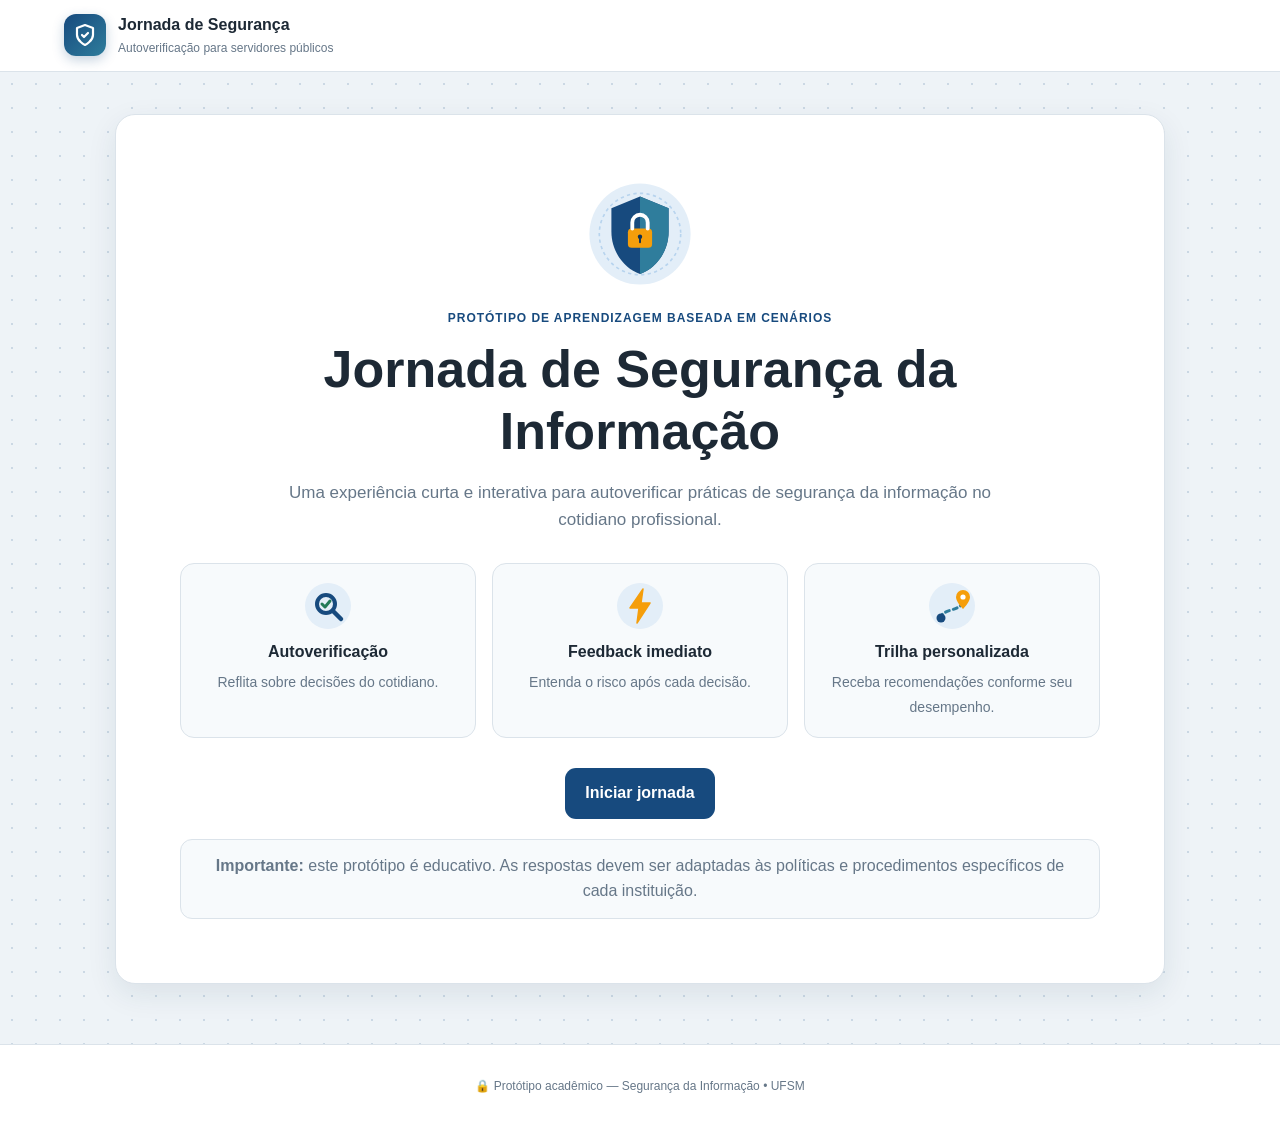
<file: index.html>
<!DOCTYPE html>
<html lang="pt-BR">
<head>
    <meta charset="UTF-8">
    <meta name="viewport" content="width=device-width, initial-scale=1.0">
    <meta name="description" content="Protótipo de roteiro gamificado para autoverificação de práticas de segurança da informação.">
    <title>Jornada de Segurança da Informação</title>
    <link rel="stylesheet" href="estilo.css">
</head>
<body>
    <header class="topbar">
        <div class="brand">
            <span class="brand-mark" aria-hidden="true">
                <svg width="24" height="24" viewBox="0 0 24 24" fill="none" stroke="currentColor" stroke-width="2.2" stroke-linecap="round" stroke-linejoin="round">
                    <path d="M12 22s8-4 8-10V5l-8-3-8 3v7c0 6 8 10 8 10z"/>
                    <path d="m9 12 2 2 4-4"/>
                </svg>
            </span>
            <div>
                <strong>Jornada de Segurança</strong>
                <small>Autoverificação para servidores públicos</small>
            </div>
        </div>
        <div id="progressArea" class="progress-area hidden">
            <span id="progressText">0%</span>
            <div class="progress-track">
                <div id="progressBar" class="progress-bar"></div>
            </div>
        </div>
    </header>

    <main id="app" class="app"></main>

    <footer class="footer">
        <p>🔒 Protótipo acadêmico — Segurança da Informação • UFSM</p>
    </footer>

    <script src="app.js"></script>
    <script src="ilustracoes.js"></script>
</body>
</html>
</file>
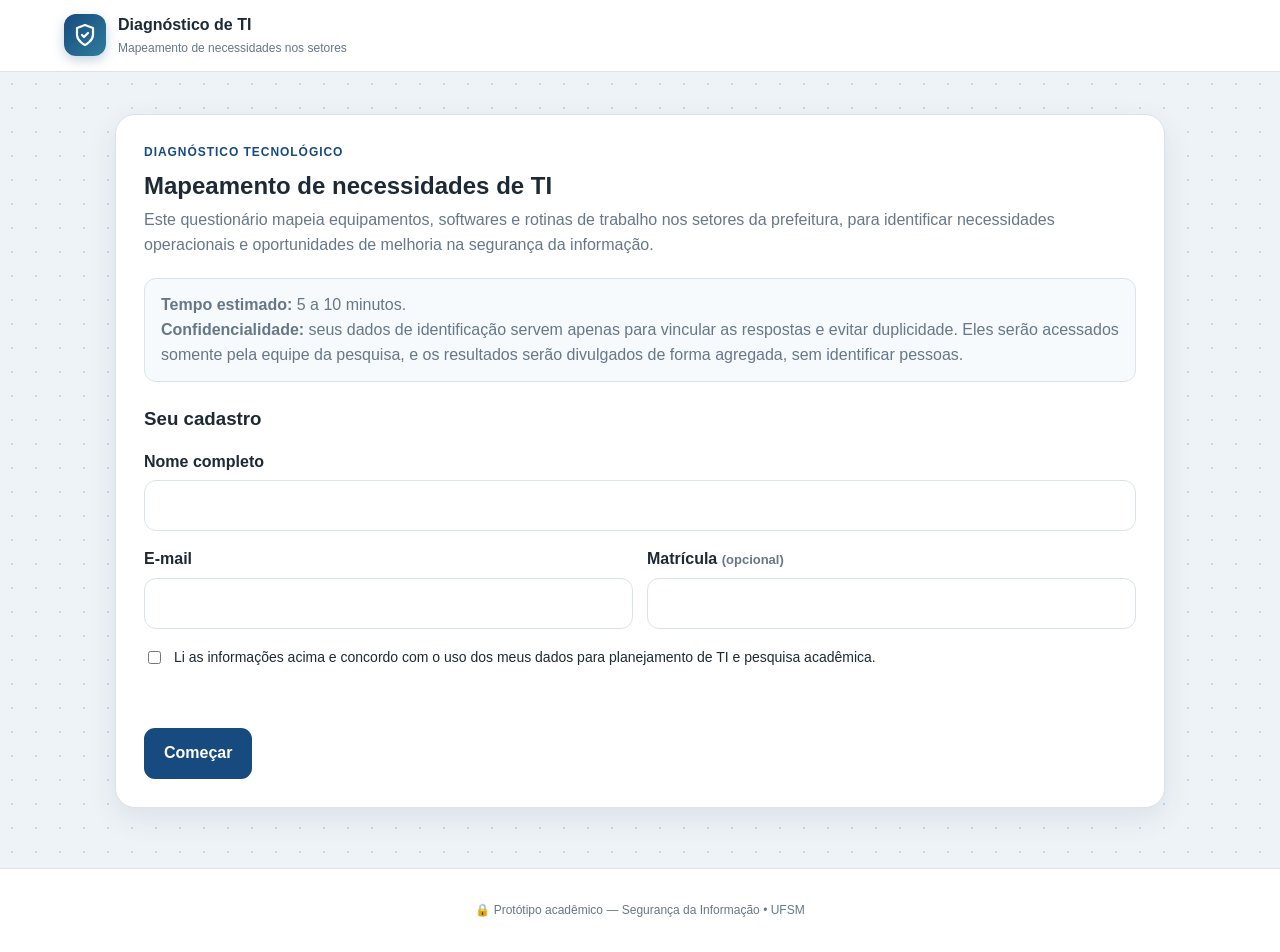
<file: diagnostico (1).html>
<!DOCTYPE html>
<html lang="pt-BR">
<head>
    <meta charset="UTF-8">
    <meta name="viewport" content="width=device-width, initial-scale=1.0">
    <meta name="description" content="Diagnóstico tecnológico e mapeamento de necessidades de TI para servidores municipais.">
    <title>Diagnóstico Tecnológico e Mapeamento de Necessidades de TI</title>
    <link rel="stylesheet" href="estilo.css">
    <style>
        .inp{width:100%;padding:12px 14px;border:1px solid var(--border);border-radius:12px;font:inherit;background:#fff;color:var(--text)}
        .inp:focus{outline:2px solid var(--secondary);outline-offset:1px}
        textarea.inp{resize:vertical}
        .outro{margin-top:10px}
        .campo{margin-top:16px}
        .campo label.rot{display:block;font-weight:700;margin-bottom:6px}
        .grid2{display:grid;grid-template-columns:1fr 1fr;gap:14px}
        .option-btn input{margin-right:8px}
        .erro{color:var(--danger);font-weight:700;min-height:1.5em;margin:14px 0 0}
        .consent{display:flex;gap:10px;align-items:flex-start;margin-top:18px;font-size:14px}
        .consent input{margin-top:4px}
        @media (max-width:760px){.grid2{grid-template-columns:1fr}}
    </style>
</head>
<body>
    <header class="topbar">
        <div class="brand">
            <span class="brand-mark" aria-hidden="true">
                <svg width="24" height="24" viewBox="0 0 24 24" fill="none" stroke="currentColor" stroke-width="2.2" stroke-linecap="round" stroke-linejoin="round">
                    <path d="M12 22s8-4 8-10V5l-8-3-8 3v7c0 6 8 10 8 10z"/>
                    <path d="m9 12 2 2 4-4"/>
                </svg>
            </span>
            <div>
                <strong>Diagnóstico de TI</strong>
                <small>Mapeamento de necessidades nos setores</small>
            </div>
        </div>
        <div id="progressArea" class="progress-area hidden">
            <span id="progressText">0%</span>
            <div class="progress-track"><div id="progressBar" class="progress-bar"></div></div>
        </div>
    </header>

    <main id="app" class="app"></main>

    <footer class="footer">
        <p>🔒 Protótipo acadêmico — Segurança da Informação • UFSM</p>
    </footer>

<script>
/* ============ CONFIGURAÇÃO ============
   Cole aqui a URL do aplicativo da Web do Google Apps Script (termina em /exec).
   Sem a URL, as respostas ficam salvas só no navegador (modo de teste). */
const ENDPOINT = "https://.../exec"; 
const MODULOS = [
 { t: "Módulo 1: Identificação e perfil operacional", campos: [
  { id: "setor", q: "Secretaria / Setor / Departamento", tipo: "text", req: 1 },
  { id: "cargo", q: "Função ou cargo do servidor", tipo: "text", req: 1 },
  { id: "criticidade", q: "Criticidade do setor: se o computador ficar indisponível por 24 horas, qual é o impacto no atendimento ou serviço público?", tipo: "radio", req: 1, op: [
    "Baixo|As tarefas podem ser adiadas sem prejuízo imediato.",
    "Médio|Causa atrasos, mas existem alternativas manuais temporárias.",
    "Alto|Interrompe serviços essenciais ao cidadão ou processos administrativos críticos."] }
 ]},
 { t: "Módulo 2: Inventário do equipamento e sistema operacional", campos: [
  { id: "equipamento", q: "Tipo de equipamento", tipo: "radio", req: 1, op: ["Desktop (computador de mesa)", "Portátil (notebook)"] },
  { id: "processador", q: "Processador (modelo aproximado)", tipo: "text" },
  { id: "ram", q: "Memória RAM", tipo: "radio", req: 1, op: ["2 GB a 4 GB", "8 GB", "16 GB ou mais", "Não sei"] },
  { id: "armazenamento_tipo", q: "Tipo de armazenamento", tipo: "radio", req: 1, op: ["HDD", "SSD", "Não sei"] },
  { id: "armazenamento_qtd", q: "Quantidade total de armazenamento", tipo: "radio", req: 1, op: ["256 GB", "512 GB", "1 TB ou mais", "Não sei"] },
  { id: "so", q: "Sistema operacional atual", tipo: "radio", req: 1, op: ["Windows 7 ou anterior", "Windows 10", "Windows 11", "Linux", "Outro / Não sei"], outro: ["Linux", "Se Linux, qual distribuição?"] },
  { id: "licenca_windows", q: "Status do licenciamento do Windows", tipo: "radio", req: 1, op: ["Licença original / ativada institucionalmente", "Sem licença original / não regularizada", "Mensagem de aviso de ativação na tela", "Não sei"] }
 ]},
 { t: "Módulo 3: Mapeamento de software e navegação web", campos: [
  { id: "softwares", q: "Softwares de gestão pública e legados: liste os programas ou sistemas indispensáveis para o seu trabalho diário (ex.: gestão financeira, tributária, emissão de documentos)", tipo: "area" },
  { id: "navegador", q: "Dependência de navegador: os sistemas internos ou portais que você usa funcionam no Mozilla Firefox ou exigem o Google Chrome?", tipo: "radio", req: 1, op: ["Funcionam perfeitamente no Mozilla Firefox", "Exigem exclusivamente o Google Chrome", "Não utilizei o Mozilla Firefox / Não sei avaliar"] },
  { id: "migracao_linux", q: "Viabilidade de migração para Linux: suas rotinas diárias dependem exclusivamente de programas do Windows (.exe) ou são, em sua maioria, baseadas em navegador e leitor de PDF?", tipo: "radio", req: 1, op: ["Dependência total de softwares específicos para Windows", "Trabalho 100% web/PDF (potencialmente compatível com Linux)"] }
 ]},
 { t: "Módulo 4: Permissões e segurança de acesso", campos: [
  { id: "admin_local", q: "Privilégios de administrador local: sua conta permite instalar programas sem pedir senha da TI?", tipo: "radio", req: 1, op: ["Sim, consigo instalar qualquer programa", "Não, é exigida senha de administrador", "Não sei"] },
  { id: "gestao_senhas", q: "Gestão de senhas: como você armazena as senhas dos sistemas que usa no dia a dia?", tipo: "radio", req: 1, op: ["Memorizadas / anotadas em papel", "Salvas automaticamente no navegador (Chrome/Firefox)", "Gerenciador de senhas (ex.: KeePassXC)"] }
 ]},
 { t: "Módulo 5: Percepção de risco e histórico de incidentes", campos: [
  { id: "incidentes", q: "Histórico de incidentes: você já presenciou ou suspeitou de algum problema de segurança no seu setor? (marque todos que se aplicam)", tipo: "check", req: 1, op: ["E-mails falsos/suspeitos com links (phishing)", "Arquivos bloqueados ou indisponíveis (suspeita de ransomware)", "Lentidão excessiva por programas não autorizados/vírus", "Perda acidental de documentos sem cópia de segurança", "Nenhum dos anteriores", "Outro"], outro: ["Outro", "Se outro, descreva"] },
  { id: "receio", q: "Principal receio operacional: qual a sua maior preocupação em relação ao uso do computador no trabalho?", tipo: "area" }
 ]}
];

const KEY = "diagTI", KEY_OK = "diagTI_enviado";
const $ = id => document.getElementById(id);
const esc = s => String(s == null ? "" : s).replace(/[&<>"']/g, c => ({ "&": "&amp;", "<": "&lt;", ">": "&gt;", '"': "&quot;", "'": "&#39;" }[c]));
let S = { etapa: 0, cad: {}, resp: {} };

try { const d = JSON.parse(localStorage.getItem(KEY)); if (d) S = d; } catch (e) {}
const salvar = () => { try { localStorage.setItem(KEY, JSON.stringify(S)); } catch (e) {} };

function progresso(p) {
    $("progressArea").classList.remove("hidden");
    $("progressBar").style.width = p + "%";
    $("progressText").textContent = Math.round(p) + "%";
}

/* ---------- Tela 0: apresentação + cadastro ---------- */
function telaCadastro() {
    $("progressArea").classList.add("hidden");
    const c = S.cad;
    $("app").innerHTML = `
    <section class="card">
        <div class="eyebrow">Diagnóstico tecnológico</div>
        <h1 class="section-title">Mapeamento de necessidades de TI</h1>
        <p class="section-subtitle">Este questionário mapeia equipamentos, softwares e rotinas de trabalho nos setores da prefeitura, para identificar necessidades operacionais e oportunidades de melhoria na segurança da informação.</p>
        <div class="notice"><strong>Tempo estimado:</strong> 5 a 10 minutos.<br>
        <strong>Confidencialidade:</strong> seus dados de identificação servem apenas para vincular as respostas e evitar duplicidade. Eles serão acessados somente pela equipe da pesquisa, e os resultados serão divulgados de forma agregada, sem identificar pessoas.</div>
        <h3 style="margin-top:26px">Seu cadastro</h3>
        <div class="campo"><label class="rot" for="c_nome">Nome completo</label><input class="inp" id="c_nome" autocomplete="name" value="${esc(c.nome)}"></div>
        <div class="grid2">
            <div class="campo"><label class="rot" for="c_email">E-mail</label><input class="inp" id="c_email" type="email" autocomplete="email" value="${esc(c.email)}"></div>
            <div class="campo"><label class="rot" for="c_mat">Matrícula <span class="small">(opcional)</span></label><input class="inp" id="c_mat" value="${esc(c.matricula)}"></div>
        </div>
        <label class="consent"><input type="checkbox" id="c_ok" ${c.ok ? "checked" : ""}> <span>Li as informações acima e concordo com o uso dos meus dados para planejamento de TI e pesquisa acadêmica.</span></label>
        <p class="erro" id="erro" role="alert"></p>
        <div class="button-row"><button class="btn btn-primary" onclick="iniciar()">Começar</button></div>
    </section>`;
}

function iniciar() {
    const c = { nome: $("c_nome").value.trim(), email: $("c_email").value.trim(), matricula: $("c_mat").value.trim(), ok: $("c_ok").checked };
    S.cad = c;
    if (c.nome.length < 3) return erro("Informe seu nome completo.");
    if (!/^\S+@\S+\.\S+$/.test(c.email)) return erro("Informe um e-mail válido.");
    if (!c.ok) return erro("Marque a caixa de concordância para continuar.");
    S.etapa = 1; salvar(); telaModulo();
}

/* ---------- Telas 1–5: módulos ---------- */
function campoHTML(f, n) {
    const v = S.resp[f.id], nome = "f_" + f.id;
    let h = "";
    if (f.tipo === "text") h = `<input class="inp" name="${nome}" value="${esc(v)}" autocomplete="off">`;
    else if (f.tipo === "area") h = `<textarea class="inp" name="${nome}" rows="3">${esc(v)}</textarea>`;
    else {
        const t = f.tipo === "check" ? "checkbox" : "radio", sel = [].concat(v || []);
        h = '<div class="option-list">' + f.op.map(o => {
            const [a, b] = o.split("|");
            return `<label class="option-btn"><input type="${t}" name="${nome}" value="${esc(a)}" ${sel.includes(a) ? "checked" : ""}><strong>${esc(a)}</strong>${b ? ": " + esc(b) : ""}</label>`;
        }).join("") + "</div>";
        if (f.outro) h += `<input class="inp outro" name="${nome}_outro" placeholder="${esc(f.outro[1])}" value="${esc(S.resp[f.id + "_detalhe"])}">`;
    }
    return `<div class="question"><h3>${n}. ${esc(f.q)}${f.req ? "" : ' <span class="small">(opcional)</span>'}</h3>${h}</div>`;
}

function telaModulo() {
    const i = S.etapa - 1, m = MODULOS[i], ultimo = i === MODULOS.length - 1;
    progresso((i / MODULOS.length) * 100);
    $("app").innerHTML = `
    <section class="card">
        <div class="eyebrow">Etapa ${S.etapa} de ${MODULOS.length}</div>
        <h1 class="section-title">${esc(m.t)}</h1>
        ${m.campos.map((f, k) => campoHTML(f, k + 1)).join("")}
        <p class="erro" id="erro" role="alert"></p>
        <div class="button-row">
            <button class="btn btn-ghost" onclick="voltar()">Voltar</button>
            <button class="btn btn-primary" id="btnAvancar" onclick="avancar()">${ultimo ? "Enviar respostas" : "Continuar"}</button>
        </div>
    </section>`;
    window.scrollTo(0, 0);
}

function coletar(m) {
    const faltam = [];
    m.campos.forEach(f => {
        const els = [...document.getElementsByName("f_" + f.id)];
        if (f.tipo === "check") S.resp[f.id] = els.filter(e => e.checked).map(e => e.value);
        else if (f.tipo === "radio") { const c = els.find(e => e.checked); S.resp[f.id] = c ? c.value : ""; }
        else S.resp[f.id] = els[0].value.trim();
        if (f.outro) S.resp[f.id + "_detalhe"] = document.getElementsByName("f_" + f.id + "_outro")[0].value.trim();
        const v = S.resp[f.id];
        if (f.req && (Array.isArray(v) ? !v.length : !v)) faltam.push(f.q.split(":")[0]);
    });
    return faltam;
}

function avancar() {
    const m = MODULOS[S.etapa - 1], faltam = coletar(m);
    salvar();
    if (faltam.length) return erro("Responda os itens obrigatórios: " + faltam.join("; ") + ".");
    if (S.etapa < MODULOS.length) { S.etapa++; salvar(); telaModulo(); }
    else enviar();
}

function voltar() {
    coletar(MODULOS[S.etapa - 1]);
    S.etapa--; salvar();
    S.etapa < 1 ? telaCadastro() : telaModulo();
}

function erro(msg) { $("erro").textContent = msg; $("erro").scrollIntoView({ block: "center", behavior: "smooth" }); }

/* ---------- Envio ---------- */
function montarPayload() {
    const p = { enviado_em: new Date().toISOString(), nome: S.cad.nome, email: S.cad.email, matricula: S.cad.matricula || "" };
    MODULOS.forEach(m => m.campos.forEach(f => {
        const v = S.resp[f.id];
        p[f.id] = Array.isArray(v) ? v.join("; ") : (v || "");
        if (f.outro) p[f.id + "_detalhe"] = S.resp[f.id + "_detalhe"] || "";
    }));
    return p;
}

async function enviar() {
    const btn = $("btnAvancar"); btn.disabled = true; btn.textContent = "Enviando...";
    const payload = montarPayload();
    try {
        localStorage.setItem("diagTI_ultimo", JSON.stringify(payload));
        if (ENDPOINT) {
            await fetch(ENDPOINT, { method: "POST", mode: "no-cors", headers: { "Content-Type": "text/plain;charset=utf-8" }, body: JSON.stringify(payload) });
        } else {
            localStorage.setItem("diagTI_teste", JSON.stringify(payload));
        }
        localStorage.setItem(KEY_OK, ENDPOINT ? "1" : "teste");
        localStorage.removeItem(KEY);
        telaFim();
    } catch (e) {
        btn.disabled = false; btn.textContent = "Enviar respostas";
        erro("Não foi possível enviar agora. Verifique sua conexão e tente de novo. Suas respostas continuam salvas neste aparelho.");
    }
}

function baixarTxt() {
    let p = {};
    try { p = JSON.parse(localStorage.getItem("diagTI_ultimo")) || {}; } catch (e) {}
    const L = ["DIAGNÓSTICO TECNOLÓGICO E MAPEAMENTO DE NECESSIDADES DE TI", "Enviado em: " + (p.enviado_em || ""), "",
        "Nome: " + (p.nome || ""), "E-mail: " + (p.email || ""), "Matrícula: " + (p.matricula || ""), ""];
    MODULOS.forEach(m => {
        L.push("== " + m.t + " ==");
        m.campos.forEach(f => {
            L.push(f.q.split(":")[0] + ": " + (p[f.id] || "(sem resposta)"));
            if (f.outro && p[f.id + "_detalhe"]) L.push("   Detalhe: " + p[f.id + "_detalhe"]);
        });
        L.push("");
    });
    const blob = new Blob(["\uFEFF" + L.join("\r\n")], { type: "text/plain;charset=utf-8" });
    const a = document.createElement("a");
    a.href = URL.createObjectURL(blob);
    a.download = "diagnostico_" + (p.nome || "respostas").trim().toLowerCase().replace(/[^a-z0-9]+/g, "_") + ".txt";
    document.body.appendChild(a); a.click(); a.remove();
    setTimeout(() => URL.revokeObjectURL(a.href), 1000);
}

function telaFim() {
    progresso(100);
    const teste = localStorage.getItem(KEY_OK) === "teste";
    $("app").innerHTML = `
    <section class="card center">
        <div class="eyebrow">${teste ? "Último passo" : "Respostas enviadas"}</div>
        <h1 class="section-title">${teste ? "Baixe suas respostas" : "Obrigado pela sua participação"}</h1>
        <p class="section-subtitle">${teste
            ? "Clique no botão para baixar o arquivo com as suas respostas e envie-o ao responsável pela pesquisa."
            : "Suas respostas ajudam a planejar melhorias de TI e de segurança da informação nos setores da prefeitura."}</p>
        <div class="button-row" style="justify-content:center">
            <button class="btn btn-primary" onclick="baixarTxt()">Baixar respostas (.txt)</button>
            <button class="btn btn-ghost" onclick="novo()">Preencher de novo</button>
        </div>
    </section>`;
}

function novo() {
    localStorage.removeItem(KEY_OK);
    S = { etapa: 0, cad: {}, resp: {} }; salvar(); telaCadastro();
}

/* ---------- Início ---------- */
if (localStorage.getItem(KEY_OK)) telaFim();
else if (S.etapa >= 1 && S.etapa <= MODULOS.length) telaModulo();
else telaCadastro();
</script>
</body>
</html>
</file>
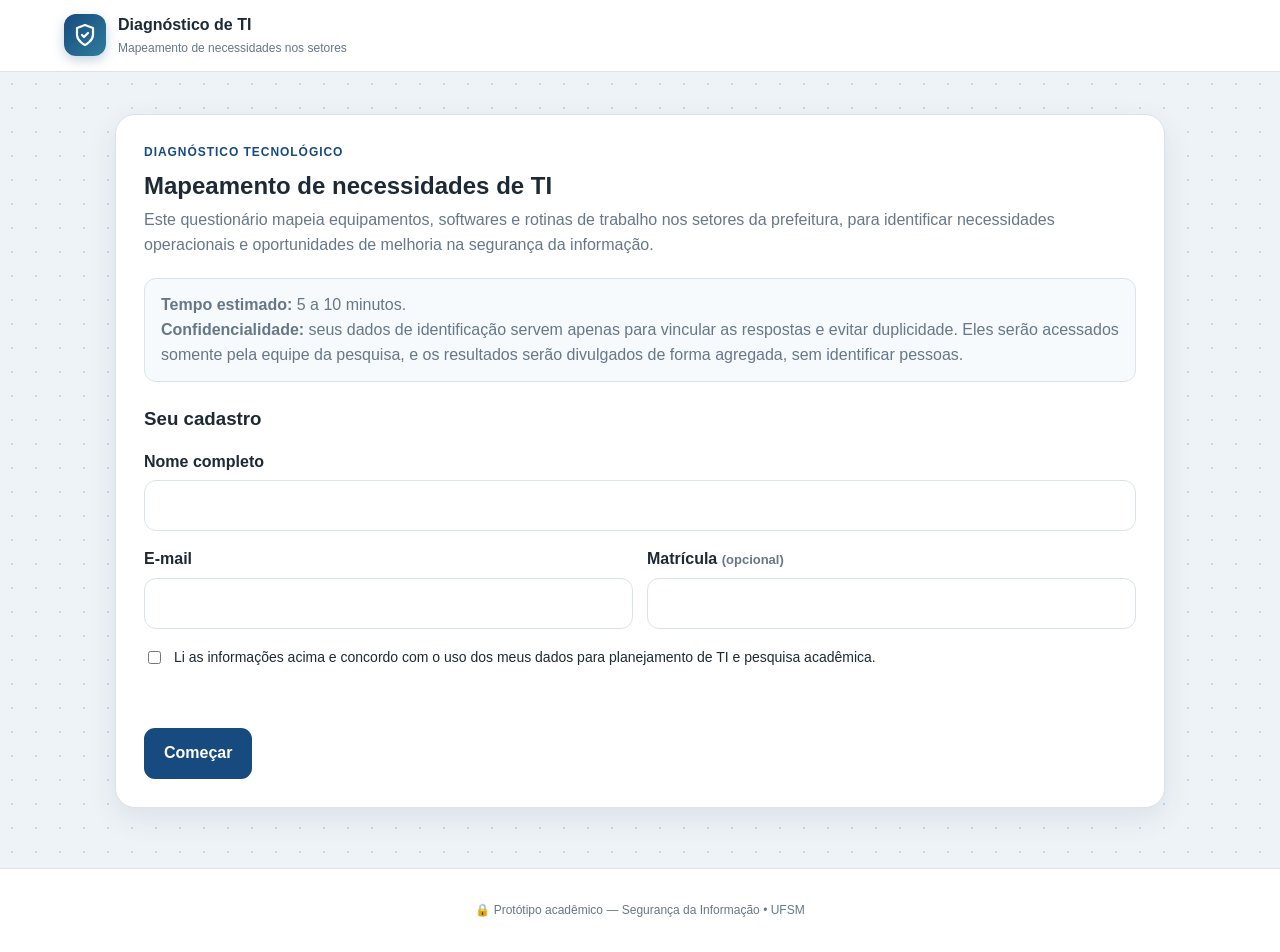
<file: diagnostico (2).html>
<!DOCTYPE html>
<html lang="pt-BR">
<head>
    <meta charset="UTF-8">
    <meta name="viewport" content="width=device-width, initial-scale=1.0">
    <meta name="description" content="Diagnóstico tecnológico e mapeamento de necessidades de TI para servidores municipais.">
    <title>Diagnóstico Tecnológico e Mapeamento de Necessidades de TI</title>
    <link rel="stylesheet" href="estilo.css">
    <style>
        .inp{width:100%;padding:12px 14px;border:1px solid var(--border);border-radius:12px;font:inherit;background:#fff;color:var(--text)}
        .inp:focus{outline:2px solid var(--secondary);outline-offset:1px}
        textarea.inp{resize:vertical}
        .outro{margin-top:10px}
        .campo{margin-top:16px}
        .campo label.rot{display:block;font-weight:700;margin-bottom:6px}
        .grid2{display:grid;grid-template-columns:1fr 1fr;gap:14px}
        .option-btn input{margin-right:8px}
        .erro{color:var(--danger);font-weight:700;min-height:1.5em;margin:14px 0 0}
        .consent{display:flex;gap:10px;align-items:flex-start;margin-top:18px;font-size:14px}
        .consent input{margin-top:4px}
        @media (max-width:760px){.grid2{grid-template-columns:1fr}}
    </style>
</head>
<body>
    <header class="topbar">
        <div class="brand">
            <span class="brand-mark" aria-hidden="true">
                <svg width="24" height="24" viewBox="0 0 24 24" fill="none" stroke="currentColor" stroke-width="2.2" stroke-linecap="round" stroke-linejoin="round">
                    <path d="M12 22s8-4 8-10V5l-8-3-8 3v7c0 6 8 10 8 10z"/>
                    <path d="m9 12 2 2 4-4"/>
                </svg>
            </span>
            <div>
                <strong>Diagnóstico de TI</strong>
                <small>Mapeamento de necessidades nos setores</small>
            </div>
        </div>
        <div id="progressArea" class="progress-area hidden">
            <span id="progressText">0%</span>
            <div class="progress-track"><div id="progressBar" class="progress-bar"></div></div>
        </div>
    </header>

    <main id="app" class="app"></main>

    <footer class="footer">
        <p>🔒 Protótipo acadêmico — Segurança da Informação • UFSM</p>
    </footer>

<script>
/* ============ CONFIGURAÇÃO ============
   Opcional: e-mail para onde os servidores devem enviar o arquivo .txt gerado no final.
   Deixe vazio ("") para não mostrar o e-mail na tela final. */
const EMAIL_DESTINO = "";

const MODULOS = [
 { t: "Módulo 1: Identificação e perfil operacional", campos: [
  { id: "setor", q: "Secretaria / Setor / Departamento", tipo: "text", req: 1 },
  { id: "cargo", q: "Função ou cargo do servidor", tipo: "text", req: 1 },
  { id: "criticidade", q: "Criticidade do setor: se o computador ficar indisponível por 24 horas, qual é o impacto no atendimento ou serviço público?", tipo: "radio", req: 1, op: [
    "Baixo|As tarefas podem ser adiadas sem prejuízo imediato.",
    "Médio|Causa atrasos, mas existem alternativas manuais temporárias.",
    "Alto|Interrompe serviços essenciais ao cidadão ou processos administrativos críticos."] }
 ]},
 { t: "Módulo 2: Inventário do equipamento e sistema operacional", campos: [
  { id: "equipamento", q: "Tipo de equipamento", tipo: "radio", req: 1, op: ["Desktop (computador de mesa)", "Portátil (notebook)"] },
  { id: "processador", q: "Processador (modelo aproximado)", tipo: "text" },
  { id: "ram", q: "Memória RAM", tipo: "radio", req: 1, op: ["2 GB a 4 GB", "8 GB", "16 GB ou mais", "Não sei"] },
  { id: "armazenamento_tipo", q: "Tipo de armazenamento", tipo: "radio", req: 1, op: ["HDD", "SSD", "Não sei"] },
  { id: "armazenamento_qtd", q: "Quantidade total de armazenamento", tipo: "radio", req: 1, op: ["256 GB", "512 GB", "1 TB ou mais", "Não sei"] },
  { id: "so", q: "Sistema operacional atual", tipo: "radio", req: 1, op: ["Windows 7 ou anterior", "Windows 10", "Windows 11", "Linux", "Outro / Não sei"], outro: ["Linux", "Se Linux, qual distribuição?"] },
  { id: "licenca_windows", q: "Status do licenciamento do Windows", tipo: "radio", req: 1, op: ["Licença original / ativada institucionalmente", "Sem licença original / não regularizada", "Mensagem de aviso de ativação na tela", "Não sei"] }
 ]},
 { t: "Módulo 3: Mapeamento de software e navegação web", campos: [
  { id: "softwares", q: "Softwares de gestão pública e legados: liste os programas ou sistemas indispensáveis para o seu trabalho diário (ex.: gestão financeira, tributária, emissão de documentos)", tipo: "area" },
  { id: "navegador", q: "Dependência de navegador: os sistemas internos ou portais que você usa funcionam no Mozilla Firefox ou exigem o Google Chrome?", tipo: "radio", req: 1, op: ["Funcionam perfeitamente no Mozilla Firefox", "Exigem exclusivamente o Google Chrome", "Não utilizei o Mozilla Firefox / Não sei avaliar"] },
  { id: "migracao_linux", q: "Viabilidade de migração para Linux: suas rotinas diárias dependem exclusivamente de programas do Windows (.exe) ou são, em sua maioria, baseadas em navegador e leitor de PDF?", tipo: "radio", req: 1, op: ["Dependência total de softwares específicos para Windows", "Trabalho 100% web/PDF (potencialmente compatível com Linux)"] }
 ]},
 { t: "Módulo 4: Permissões e segurança de acesso", campos: [
  { id: "admin_local", q: "Privilégios de administrador local: sua conta permite instalar programas sem pedir senha da TI?", tipo: "radio", req: 1, op: ["Sim, consigo instalar qualquer programa", "Não, é exigida senha de administrador", "Não sei"] },
  { id: "gestao_senhas", q: "Gestão de senhas: como você armazena as senhas dos sistemas que usa no dia a dia?", tipo: "radio", req: 1, op: ["Memorizadas / anotadas em papel", "Salvas automaticamente no navegador (Chrome/Firefox)", "Gerenciador de senhas (ex.: KeePassXC)"] }
 ]},
 { t: "Módulo 5: Percepção de risco e histórico de incidentes", campos: [
  { id: "incidentes", q: "Histórico de incidentes: você já presenciou ou suspeitou de algum problema de segurança no seu setor? (marque todos que se aplicam)", tipo: "check", req: 1, op: ["E-mails falsos/suspeitos com links (phishing)", "Arquivos bloqueados ou indisponíveis (suspeita de ransomware)", "Lentidão excessiva por programas não autorizados/vírus", "Perda acidental de documentos sem cópia de segurança", "Nenhum dos anteriores", "Outro"], outro: ["Outro", "Se outro, descreva"] },
  { id: "receio", q: "Principal receio operacional: qual a sua maior preocupação em relação ao uso do computador no trabalho?", tipo: "area" }
 ]}
];

const KEY = "diagTI", KEY_OK = "diagTI_enviado";
const $ = id => document.getElementById(id);
const esc = s => String(s == null ? "" : s).replace(/[&<>"']/g, c => ({ "&": "&amp;", "<": "&lt;", ">": "&gt;", '"': "&quot;", "'": "&#39;" }[c]));
let S = { etapa: 0, cad: {}, resp: {} };

try { const d = JSON.parse(localStorage.getItem(KEY)); if (d) S = d; } catch (e) {}
const salvar = () => { try { localStorage.setItem(KEY, JSON.stringify(S)); } catch (e) {} };

function progresso(p) {
    $("progressArea").classList.remove("hidden");
    $("progressBar").style.width = p + "%";
    $("progressText").textContent = Math.round(p) + "%";
}

/* ---------- Tela 0: apresentação + cadastro ---------- */
function telaCadastro() {
    $("progressArea").classList.add("hidden");
    const c = S.cad;
    $("app").innerHTML = `
    <section class="card">
        <div class="eyebrow">Diagnóstico tecnológico</div>
        <h1 class="section-title">Mapeamento de necessidades de TI</h1>
        <p class="section-subtitle">Este questionário mapeia equipamentos, softwares e rotinas de trabalho nos setores da prefeitura, para identificar necessidades operacionais e oportunidades de melhoria na segurança da informação.</p>
        <div class="notice"><strong>Tempo estimado:</strong> 5 a 10 minutos.<br>
        <strong>Confidencialidade:</strong> seus dados de identificação servem apenas para vincular as respostas e evitar duplicidade. Eles serão acessados somente pela equipe da pesquisa, e os resultados serão divulgados de forma agregada, sem identificar pessoas.</div>
        <h3 style="margin-top:26px">Seu cadastro</h3>
        <div class="campo"><label class="rot" for="c_nome">Nome completo</label><input class="inp" id="c_nome" autocomplete="name" value="${esc(c.nome)}"></div>
        <div class="grid2">
            <div class="campo"><label class="rot" for="c_email">E-mail</label><input class="inp" id="c_email" type="email" autocomplete="email" value="${esc(c.email)}"></div>
            <div class="campo"><label class="rot" for="c_mat">Matrícula <span class="small">(opcional)</span></label><input class="inp" id="c_mat" value="${esc(c.matricula)}"></div>
        </div>
        <label class="consent"><input type="checkbox" id="c_ok" ${c.ok ? "checked" : ""}> <span>Li as informações acima e concordo com o uso dos meus dados para planejamento de TI e pesquisa acadêmica.</span></label>
        <p class="erro" id="erro" role="alert"></p>
        <div class="button-row"><button class="btn btn-primary" onclick="iniciar()">Começar</button></div>
    </section>`;
}

function iniciar() {
    const c = { nome: $("c_nome").value.trim(), email: $("c_email").value.trim(), matricula: $("c_mat").value.trim(), ok: $("c_ok").checked };
    S.cad = c;
    if (c.nome.length < 3) return erro("Informe seu nome completo.");
    if (!/^\S+@\S+\.\S+$/.test(c.email)) return erro("Informe um e-mail válido.");
    if (!c.ok) return erro("Marque a caixa de concordância para continuar.");
    S.etapa = 1; salvar(); telaModulo();
}

/* ---------- Telas 1–5: módulos ---------- */
function campoHTML(f, n) {
    const v = S.resp[f.id], nome = "f_" + f.id;
    let h = "";
    if (f.tipo === "text") h = `<input class="inp" name="${nome}" value="${esc(v)}" autocomplete="off">`;
    else if (f.tipo === "area") h = `<textarea class="inp" name="${nome}" rows="3">${esc(v)}</textarea>`;
    else {
        const t = f.tipo === "check" ? "checkbox" : "radio", sel = [].concat(v || []);
        h = '<div class="option-list">' + f.op.map(o => {
            const [a, b] = o.split("|");
            return `<label class="option-btn"><input type="${t}" name="${nome}" value="${esc(a)}" ${sel.includes(a) ? "checked" : ""}><strong>${esc(a)}</strong>${b ? ": " + esc(b) : ""}</label>`;
        }).join("") + "</div>";
        if (f.outro) h += `<input class="inp outro" name="${nome}_outro" placeholder="${esc(f.outro[1])}" value="${esc(S.resp[f.id + "_detalhe"])}">`;
    }
    return `<div class="question"><h3>${n}. ${esc(f.q)}${f.req ? "" : ' <span class="small">(opcional)</span>'}</h3>${h}</div>`;
}

function telaModulo() {
    const i = S.etapa - 1, m = MODULOS[i], ultimo = i === MODULOS.length - 1;
    progresso((i / MODULOS.length) * 100);
    $("app").innerHTML = `
    <section class="card">
        <div class="eyebrow">Etapa ${S.etapa} de ${MODULOS.length}</div>
        <h1 class="section-title">${esc(m.t)}</h1>
        ${m.campos.map((f, k) => campoHTML(f, k + 1)).join("")}
        <p class="erro" id="erro" role="alert"></p>
        <div class="button-row">
            <button class="btn btn-ghost" onclick="voltar()">Voltar</button>
            <button class="btn btn-primary" id="btnAvancar" onclick="avancar()">${ultimo ? "Finalizar e gerar arquivo" : "Continuar"}</button>
        </div>
    </section>`;
    window.scrollTo(0, 0);
}

function coletar(m) {
    const faltam = [];
    m.campos.forEach(f => {
        const els = [...document.getElementsByName("f_" + f.id)];
        if (f.tipo === "check") S.resp[f.id] = els.filter(e => e.checked).map(e => e.value);
        else if (f.tipo === "radio") { const c = els.find(e => e.checked); S.resp[f.id] = c ? c.value : ""; }
        else S.resp[f.id] = els[0].value.trim();
        if (f.outro) S.resp[f.id + "_detalhe"] = document.getElementsByName("f_" + f.id + "_outro")[0].value.trim();
        const v = S.resp[f.id];
        if (f.req && (Array.isArray(v) ? !v.length : !v)) faltam.push(f.q.split(":")[0]);
    });
    return faltam;
}

function avancar() {
    const m = MODULOS[S.etapa - 1], faltam = coletar(m);
    salvar();
    if (faltam.length) return erro("Responda os itens obrigatórios: " + faltam.join("; ") + ".");
    if (S.etapa < MODULOS.length) { S.etapa++; salvar(); telaModulo(); }
    else finalizar();
}

function voltar() {
    coletar(MODULOS[S.etapa - 1]);
    S.etapa--; salvar();
    S.etapa < 1 ? telaCadastro() : telaModulo();
}

function erro(msg) { $("erro").textContent = msg; $("erro").scrollIntoView({ block: "center", behavior: "smooth" }); }

/* ---------- Envio ---------- */
function montarPayload() {
    const p = { enviado_em: new Date().toISOString(), nome: S.cad.nome, email: S.cad.email, matricula: S.cad.matricula || "" };
    MODULOS.forEach(m => m.campos.forEach(f => {
        const v = S.resp[f.id];
        p[f.id] = Array.isArray(v) ? v.join("; ") : (v || "");
        if (f.outro) p[f.id + "_detalhe"] = S.resp[f.id + "_detalhe"] || "";
    }));
    return p;
}

function finalizar() {
    window.ULTIMO = montarPayload();
    try {
        localStorage.setItem("diagTI_ultimo", JSON.stringify(window.ULTIMO));
        localStorage.setItem(KEY_OK, "1");
        localStorage.removeItem(KEY);
    } catch (e) {}
    telaFim();
    baixarTxt();
}

function baixarTxt() {
    let p = window.ULTIMO || {};
    if (!p.nome) { try { p = JSON.parse(localStorage.getItem("diagTI_ultimo")) || {}; } catch (e) {} }
    const L = ["DIAGNÓSTICO TECNOLÓGICO E MAPEAMENTO DE NECESSIDADES DE TI", "Enviado em: " + (p.enviado_em || ""), "",
        "Nome: " + (p.nome || ""), "E-mail: " + (p.email || ""), "Matrícula: " + (p.matricula || ""), ""];
    MODULOS.forEach(m => {
        L.push("== " + m.t + " ==");
        m.campos.forEach(f => {
            L.push(f.q.split(":")[0] + ": " + (p[f.id] || "(sem resposta)"));
            if (f.outro && p[f.id + "_detalhe"]) L.push("   Detalhe: " + p[f.id + "_detalhe"]);
        });
        L.push("");
    });
    const blob = new Blob(["\uFEFF" + L.join("\r\n")], { type: "text/plain;charset=utf-8" });
    const a = document.createElement("a");
    a.href = URL.createObjectURL(blob);
    a.download = "diagnostico_" + (p.nome || "respostas").trim().toLowerCase().replace(/[^a-z0-9]+/g, "_") + ".txt";
    document.body.appendChild(a); a.click(); a.remove();
    setTimeout(() => URL.revokeObjectURL(a.href), 1000);
}

function telaFim() {
    progresso(100);
    const mail = EMAIL_DESTINO
        ? ` para <a href="mailto:${esc(EMAIL_DESTINO)}?subject=Diagn%C3%B3stico%20de%20TI">${esc(EMAIL_DESTINO)}</a>`
        : " ao responsável pela pesquisa";
    $("app").innerHTML = `
    <section class="card center">
        <div class="eyebrow">Respostas concluídas</div>
        <h1 class="section-title">Obrigado pela sua participação</h1>
        <p class="section-subtitle">O arquivo com as suas respostas foi gerado e baixado neste aparelho. <strong>Envie o arquivo${mail}</strong> para concluir a sua participação.</p>
        <div class="button-row" style="justify-content:center">
            <button class="btn btn-primary" onclick="baixarTxt()">Baixar o arquivo novamente (.txt)</button>
            <button class="btn btn-ghost" onclick="novo()">Preencher de novo</button>
        </div>
    </section>`;
    window.scrollTo(0, 0);
}

function novo() {
    localStorage.removeItem(KEY_OK);
    S = { etapa: 0, cad: {}, resp: {} }; salvar(); telaCadastro();
}

/* ---------- Início ---------- */
if (localStorage.getItem(KEY_OK)) telaFim();
else if (S.etapa >= 1 && S.etapa <= MODULOS.length) telaModulo();
else telaCadastro();
</script>
</body>
</html>
</file>
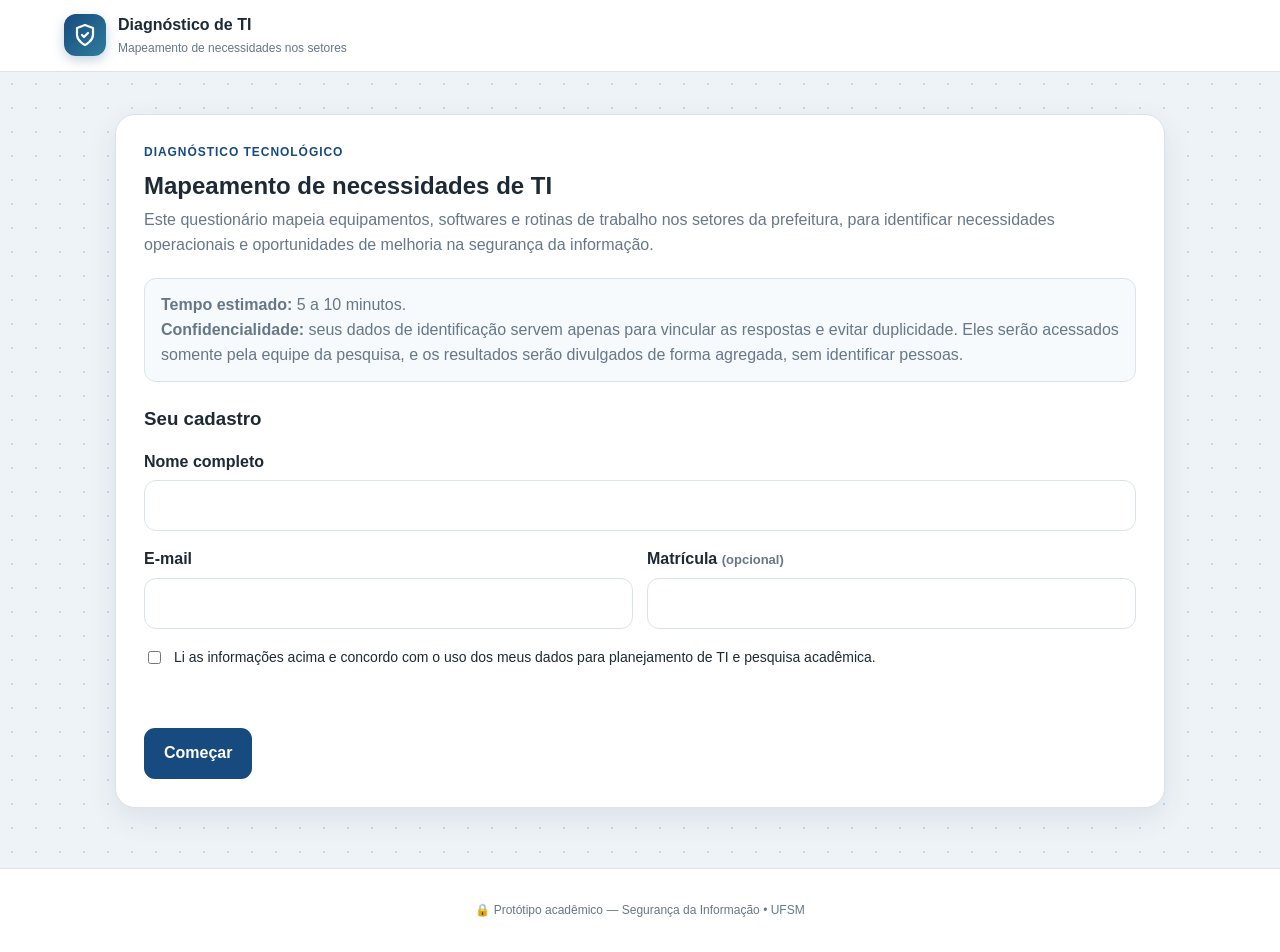
<file: diagnostico.html>
<!DOCTYPE html>
<html lang="pt-BR">
<head>
    <meta charset="UTF-8">
    <meta name="viewport" content="width=device-width, initial-scale=1.0">
    <meta name="description" content="Diagnóstico tecnológico e mapeamento de necessidades de TI para servidores municipais.">
    <title>Diagnóstico Tecnológico e Mapeamento de Necessidades de TI</title>
    <link rel="stylesheet" href="estilo.css">
    <style>
        .inp{width:100%;padding:12px 14px;border:1px solid var(--border);border-radius:12px;font:inherit;background:#fff;color:var(--text)}
        .inp:focus{outline:2px solid var(--secondary);outline-offset:1px}
        textarea.inp{resize:vertical}
        .outro{margin-top:10px}
        .campo{margin-top:16px}
        .campo label.rot{display:block;font-weight:700;margin-bottom:6px}
        .grid2{display:grid;grid-template-columns:1fr 1fr;gap:14px}
        .option-btn input{margin-right:8px}
        .erro{color:var(--danger);font-weight:700;min-height:1.5em;margin:14px 0 0}
        .consent{display:flex;gap:10px;align-items:flex-start;margin-top:18px;font-size:14px}
        .consent input{margin-top:4px}
        @media (max-width:760px){.grid2{grid-template-columns:1fr}}
    </style>
</head>
<body>
    <header class="topbar">
        <div class="brand">
            <span class="brand-mark" aria-hidden="true">
                <svg width="24" height="24" viewBox="0 0 24 24" fill="none" stroke="currentColor" stroke-width="2.2" stroke-linecap="round" stroke-linejoin="round">
                    <path d="M12 22s8-4 8-10V5l-8-3-8 3v7c0 6 8 10 8 10z"/>
                    <path d="m9 12 2 2 4-4"/>
                </svg>
            </span>
            <div>
                <strong>Diagnóstico de TI</strong>
                <small>Mapeamento de necessidades nos setores</small>
            </div>
        </div>
        <div id="progressArea" class="progress-area hidden">
            <span id="progressText">0%</span>
            <div class="progress-track"><div id="progressBar" class="progress-bar"></div></div>
        </div>
    </header>

    <main id="app" class="app"></main>

    <footer class="footer">
        <p>🔒 Protótipo acadêmico — Segurança da Informação • UFSM</p>
    </footer>

<script>
/* ============ CONFIGURAÇÃO ============
   Opcional: e-mail para onde os servidores devem enviar o arquivo .txt gerado no final.
   Deixe vazio ("") para não mostrar o e-mail na tela final. */
const EMAIL_DESTINO = "seuemail@exemplo.com";
const MODULOS = [
 { t: "Módulo 1: Identificação e perfil operacional", campos: [
  { id: "setor", q: "Secretaria / Setor / Departamento", tipo: "text", req: 1 },
  { id: "cargo", q: "Função ou cargo do servidor", tipo: "text", req: 1 },
  { id: "criticidade", q: "Criticidade do setor: se o computador ficar indisponível por 24 horas, qual é o impacto no atendimento ou serviço público?", tipo: "radio", req: 1, op: [
    "Baixo|As tarefas podem ser adiadas sem prejuízo imediato.",
    "Médio|Causa atrasos, mas existem alternativas manuais temporárias.",
    "Alto|Interrompe serviços essenciais ao cidadão ou processos administrativos críticos."] }
 ]},
 { t: "Módulo 2: Inventário do equipamento e sistema operacional", campos: [
  { id: "equipamento", q: "Tipo de equipamento", tipo: "radio", req: 1, op: ["Desktop (computador de mesa)", "Portátil (notebook)"] },
  { id: "processador", q: "Processador (modelo aproximado)", tipo: "text" },
  { id: "ram", q: "Memória RAM", tipo: "radio", req: 1, op: ["2 GB a 4 GB", "8 GB", "16 GB ou mais", "Não sei"] },
  { id: "armazenamento_tipo", q: "Tipo de armazenamento", tipo: "radio", req: 1, op: ["HDD", "SSD", "Não sei"] },
  { id: "armazenamento_qtd", q: "Quantidade total de armazenamento", tipo: "radio", req: 1, op: ["256 GB", "512 GB", "1 TB ou mais", "Não sei"] },
  { id: "so", q: "Sistema operacional atual", tipo: "radio", req: 1, op: ["Windows 7 ou anterior", "Windows 10", "Windows 11", "Linux", "Outro / Não sei"], outro: ["Linux", "Se Linux, qual distribuição?"] },
  { id: "licenca_windows", q: "Status do licenciamento do Windows", tipo: "radio", req: 1, op: ["Licença original / ativada institucionalmente", "Sem licença original / não regularizada", "Mensagem de aviso de ativação na tela", "Não sei"] }
 ]},
 { t: "Módulo 3: Mapeamento de software e navegação web", campos: [
  { id: "softwares", q: "Softwares de gestão pública e legados: liste os programas ou sistemas indispensáveis para o seu trabalho diário (ex.: gestão financeira, tributária, emissão de documentos)", tipo: "area" },
  { id: "navegador", q: "Dependência de navegador: os sistemas internos ou portais que você usa funcionam no Mozilla Firefox ou exigem o Google Chrome?", tipo: "radio", req: 1, op: ["Funcionam perfeitamente no Mozilla Firefox", "Exigem exclusivamente o Google Chrome", "Não utilizei o Mozilla Firefox / Não sei avaliar"] },
  { id: "migracao_linux", q: "Viabilidade de migração para Linux: suas rotinas diárias dependem exclusivamente de programas do Windows (.exe) ou são, em sua maioria, baseadas em navegador e leitor de PDF?", tipo: "radio", req: 1, op: ["Dependência total de softwares específicos para Windows", "Trabalho 100% web/PDF (potencialmente compatível com Linux)"] }
 ]},
 { t: "Módulo 4: Permissões e segurança de acesso", campos: [
  { id: "admin_local", q: "Privilégios de administrador local: sua conta permite instalar programas sem pedir senha da TI?", tipo: "radio", req: 1, op: ["Sim, consigo instalar qualquer programa", "Não, é exigida senha de administrador", "Não sei"] },
  { id: "gestao_senhas", q: "Gestão de senhas: como você armazena as senhas dos sistemas que usa no dia a dia?", tipo: "radio", req: 1, op: ["Memorizadas / anotadas em papel", "Salvas automaticamente no navegador (Chrome/Firefox)", "Gerenciador de senhas (ex.: KeePassXC)"] }
 ]},
 { t: "Módulo 5: Percepção de risco e histórico de incidentes", campos: [
  { id: "incidentes", q: "Histórico de incidentes: você já presenciou ou suspeitou de algum problema de segurança no seu setor? (marque todos que se aplicam)", tipo: "check", req: 1, op: ["E-mails falsos/suspeitos com links (phishing)", "Arquivos bloqueados ou indisponíveis (suspeita de ransomware)", "Lentidão excessiva por programas não autorizados/vírus", "Perda acidental de documentos sem cópia de segurança", "Nenhum dos anteriores", "Outro"], outro: ["Outro", "Se outro, descreva"] },
  { id: "receio", q: "Principal receio operacional: qual a sua maior preocupação em relação ao uso do computador no trabalho?", tipo: "area" }
 ]}
];

const KEY = "diagTI", KEY_OK = "diagTI_enviado";
const $ = id => document.getElementById(id);
const esc = s => String(s == null ? "" : s).replace(/[&<>"']/g, c => ({ "&": "&amp;", "<": "&lt;", ">": "&gt;", '"': "&quot;", "'": "&#39;" }[c]));
let S = { etapa: 0, cad: {}, resp: {} };

try { const d = JSON.parse(localStorage.getItem(KEY)); if (d) S = d; } catch (e) {}
const salvar = () => { try { localStorage.setItem(KEY, JSON.stringify(S)); } catch (e) {} };

function progresso(p) {
    $("progressArea").classList.remove("hidden");
    $("progressBar").style.width = p + "%";
    $("progressText").textContent = Math.round(p) + "%";
}

/* ---------- Tela 0: apresentação + cadastro ---------- */
function telaCadastro() {
    $("progressArea").classList.add("hidden");
    const c = S.cad;
    $("app").innerHTML = `
    <section class="card">
        <div class="eyebrow">Diagnóstico tecnológico</div>
        <h1 class="section-title">Mapeamento de necessidades de TI</h1>
        <p class="section-subtitle">Este questionário mapeia equipamentos, softwares e rotinas de trabalho nos setores da prefeitura, para identificar necessidades operacionais e oportunidades de melhoria na segurança da informação.</p>
        <div class="notice"><strong>Tempo estimado:</strong> 5 a 10 minutos.<br>
        <strong>Confidencialidade:</strong> seus dados de identificação servem apenas para vincular as respostas e evitar duplicidade. Eles serão acessados somente pela equipe da pesquisa, e os resultados serão divulgados de forma agregada, sem identificar pessoas.</div>
        <h3 style="margin-top:26px">Seu cadastro</h3>
        <div class="campo"><label class="rot" for="c_nome">Nome completo</label><input class="inp" id="c_nome" autocomplete="name" value="${esc(c.nome)}"></div>
        <div class="grid2">
            <div class="campo"><label class="rot" for="c_email">E-mail</label><input class="inp" id="c_email" type="email" autocomplete="email" value="${esc(c.email)}"></div>
            <div class="campo"><label class="rot" for="c_mat">Matrícula <span class="small">(opcional)</span></label><input class="inp" id="c_mat" value="${esc(c.matricula)}"></div>
        </div>
        <label class="consent"><input type="checkbox" id="c_ok" ${c.ok ? "checked" : ""}> <span>Li as informações acima e concordo com o uso dos meus dados para planejamento de TI e pesquisa acadêmica.</span></label>
        <p class="erro" id="erro" role="alert"></p>
        <div class="button-row"><button class="btn btn-primary" onclick="iniciar()">Começar</button></div>
    </section>`;
}

function iniciar() {
    const c = { nome: $("c_nome").value.trim(), email: $("c_email").value.trim(), matricula: $("c_mat").value.trim(), ok: $("c_ok").checked };
    S.cad = c;
    if (c.nome.length < 3) return erro("Informe seu nome completo.");
    if (!/^\S+@\S+\.\S+$/.test(c.email)) return erro("Informe um e-mail válido.");
    if (!c.ok) return erro("Marque a caixa de concordância para continuar.");
    S.etapa = 1; salvar(); telaModulo();
}

/* ---------- Telas 1–5: módulos ---------- */
function campoHTML(f, n) {
    const v = S.resp[f.id], nome = "f_" + f.id;
    let h = "";
    if (f.tipo === "text") h = `<input class="inp" name="${nome}" value="${esc(v)}" autocomplete="off">`;
    else if (f.tipo === "area") h = `<textarea class="inp" name="${nome}" rows="3">${esc(v)}</textarea>`;
    else {
        const t = f.tipo === "check" ? "checkbox" : "radio", sel = [].concat(v || []);
        h = '<div class="option-list">' + f.op.map(o => {
            const [a, b] = o.split("|");
            return `<label class="option-btn"><input type="${t}" name="${nome}" value="${esc(a)}" ${sel.includes(a) ? "checked" : ""}><strong>${esc(a)}</strong>${b ? ": " + esc(b) : ""}</label>`;
        }).join("") + "</div>";
        if (f.outro) h += `<input class="inp outro" name="${nome}_outro" placeholder="${esc(f.outro[1])}" value="${esc(S.resp[f.id + "_detalhe"])}">`;
    }
    return `<div class="question"><h3>${n}. ${esc(f.q)}${f.req ? "" : ' <span class="small">(opcional)</span>'}</h3>${h}</div>`;
}

function telaModulo() {
    const i = S.etapa - 1, m = MODULOS[i], ultimo = i === MODULOS.length - 1;
    progresso((i / MODULOS.length) * 100);
    $("app").innerHTML = `
    <section class="card">
        <div class="eyebrow">Etapa ${S.etapa} de ${MODULOS.length}</div>
        <h1 class="section-title">${esc(m.t)}</h1>
        ${m.campos.map((f, k) => campoHTML(f, k + 1)).join("")}
        <p class="erro" id="erro" role="alert"></p>
        <div class="button-row">
            <button class="btn btn-ghost" onclick="voltar()">Voltar</button>
            <button class="btn btn-primary" id="btnAvancar" onclick="avancar()">${ultimo ? "Finalizar e gerar arquivo" : "Continuar"}</button>
        </div>
    </section>`;
    window.scrollTo(0, 0);
}

function coletar(m) {
    const faltam = [];
    m.campos.forEach(f => {
        const els = [...document.getElementsByName("f_" + f.id)];
        if (f.tipo === "check") S.resp[f.id] = els.filter(e => e.checked).map(e => e.value);
        else if (f.tipo === "radio") { const c = els.find(e => e.checked); S.resp[f.id] = c ? c.value : ""; }
        else S.resp[f.id] = els[0].value.trim();
        if (f.outro) S.resp[f.id + "_detalhe"] = document.getElementsByName("f_" + f.id + "_outro")[0].value.trim();
        const v = S.resp[f.id];
        if (f.req && (Array.isArray(v) ? !v.length : !v)) faltam.push(f.q.split(":")[0]);
    });
    return faltam;
}

function avancar() {
    const m = MODULOS[S.etapa - 1], faltam = coletar(m);
    salvar();
    if (faltam.length) return erro("Responda os itens obrigatórios: " + faltam.join("; ") + ".");
    if (S.etapa < MODULOS.length) { S.etapa++; salvar(); telaModulo(); }
    else finalizar();
}

function voltar() {
    coletar(MODULOS[S.etapa - 1]);
    S.etapa--; salvar();
    S.etapa < 1 ? telaCadastro() : telaModulo();
}

function erro(msg) { $("erro").textContent = msg; $("erro").scrollIntoView({ block: "center", behavior: "smooth" }); }

/* ---------- Envio ---------- */
function montarPayload() {
    const p = { enviado_em: new Date().toISOString(), nome: S.cad.nome, email: S.cad.email, matricula: S.cad.matricula || "" };
    MODULOS.forEach(m => m.campos.forEach(f => {
        const v = S.resp[f.id];
        p[f.id] = Array.isArray(v) ? v.join("; ") : (v || "");
        if (f.outro) p[f.id + "_detalhe"] = S.resp[f.id + "_detalhe"] || "";
    }));
    return p;
}

function finalizar() {
    window.ULTIMO = montarPayload();
    try {
        localStorage.setItem("diagTI_ultimo", JSON.stringify(window.ULTIMO));
        localStorage.setItem(KEY_OK, "1");
        localStorage.removeItem(KEY);
    } catch (e) {}
    telaFim();
    baixarTxt();
}

function baixarTxt() {
    let p = window.ULTIMO || {};
    if (!p.nome) { try { p = JSON.parse(localStorage.getItem("diagTI_ultimo")) || {}; } catch (e) {} }
    const L = ["DIAGNÓSTICO TECNOLÓGICO E MAPEAMENTO DE NECESSIDADES DE TI", "Enviado em: " + (p.enviado_em || ""), "",
        "Nome: " + (p.nome || ""), "E-mail: " + (p.email || ""), "Matrícula: " + (p.matricula || ""), ""];
    MODULOS.forEach(m => {
        L.push("== " + m.t + " ==");
        m.campos.forEach(f => {
            L.push(f.q.split(":")[0] + ": " + (p[f.id] || "(sem resposta)"));
            if (f.outro && p[f.id + "_detalhe"]) L.push("   Detalhe: " + p[f.id + "_detalhe"]);
        });
        L.push("");
    });
    const blob = new Blob(["\uFEFF" + L.join("\r\n")], { type: "text/plain;charset=utf-8" });
    const a = document.createElement("a");
    a.href = URL.createObjectURL(blob);
    a.download = "diagnostico_" + (p.nome || "respostas").trim().toLowerCase().replace(/[^a-z0-9]+/g, "_") + ".txt";
    document.body.appendChild(a); a.click(); a.remove();
    setTimeout(() => URL.revokeObjectURL(a.href), 1000);
}

function telaFim() {
    progresso(100);
    const mail = EMAIL_DESTINO
        ? ` para <a href="mailto:${esc(EMAIL_DESTINO)}?subject=Diagn%C3%B3stico%20de%20TI">${esc(EMAIL_DESTINO)}</a>`
        : " ao responsável pela pesquisa";
    $("app").innerHTML = `
    <section class="card center">
        <div class="eyebrow">Respostas concluídas</div>
        <h1 class="section-title">Obrigado pela sua participação</h1>
        <p class="section-subtitle">O arquivo com as suas respostas foi gerado e baixado neste aparelho. <strong>Envie o arquivo${mail}</strong> para concluir a sua participação.</p>
        <div class="button-row" style="justify-content:center">
            <button class="btn btn-primary" onclick="baixarTxt()">Baixar o arquivo novamente (.txt)</button>
            <button class="btn btn-ghost" onclick="novo()">Preencher de novo</button>
        </div>
    </section>`;
    window.scrollTo(0, 0);
}

function novo() {
    localStorage.removeItem(KEY_OK);
    S = { etapa: 0, cad: {}, resp: {} }; salvar(); telaCadastro();
}

/* ---------- Início ---------- */
if (localStorage.getItem(KEY_OK)) telaFim();
else if (S.etapa >= 1 && S.etapa <= MODULOS.length) telaModulo();
else telaCadastro();
</script>
</body>
</html>
</file>
<file: estilo.css>
* {
box-sizing: border-box;

}



:root {

--primary: #174a7e;

--primary-dark: #0e3155;

--secondary: #2f7d9c;

--background: #eef3f7;

--card: #ffffff;

--text: #1d2935;

--muted: #667788;

--success: #237a57;

--success-bg: #eaf7f0;

--warning: #a86608;

--warning-bg: #fff5df;

--danger: #a33a3a;

--danger-bg: #fff0f0;

--border: #dbe3ea;

--shadow: 0 10px 30px rgba(20, 50, 80, 0.09);

}



html {

scroll-behavior: smooth;

}



body {

margin: 0;

background: var(--background);

color: var(--text);

font-family: Inter, Arial, Helvetica, sans-serif;

line-height: 1.55;

}



button {

font: inherit;

}



.topbar {

min-height: 72px;

background: var(--card);

border-bottom: 1px solid var(--border);

display: flex;

align-items: center;

justify-content: space-between;

gap: 24px;

padding: 12px 5%;

position: sticky;

top: 0;

z-index: 10;

}



.brand {

display: flex;

align-items: center;

gap: 12px;

}



.brand-mark {

width: 42px;

height: 42px;

border-radius: 12px;

background: var(--primary);

color: white;

display: grid;

place-items: center;

font-weight: 800;

}



.brand strong,

.brand small {

display: block;

}



.brand small {

color: var(--muted);

font-size: 12px;

margin-top: 1px;

}



.progress-area {

display: flex;

align-items: center;

gap: 10px;

min-width: 260px;

}



.progress-area span {

font-size: 13px;

font-weight: 700;

color: var(--primary);

min-width: 35px;

}



.progress-track {

height: 9px;

flex: 1;

background: #e7edf2;

border-radius: 99px;

overflow: hidden;

}



.progress-bar {

height: 100%;

width: 0;

background: var(--primary);

border-radius: inherit;

transition: width 0.35s ease;

}



.app {

width: min(1050px, 92%);

margin: 42px auto 60px;

min-height: 70vh;

}



.hero,

.card,

.result-card {

background: var(--card);

border: 1px solid var(--border);

border-radius: 20px;

box-shadow: var(--shadow);

}



.hero {

padding: clamp(28px, 6vw, 64px);

text-align: center;

}



.eyebrow {

color: var(--primary);

text-transform: uppercase;

letter-spacing: 0.08em;

font-size: 12px;

font-weight: 800;

margin-bottom: 10px;

}



h1, h2, h3 {

line-height: 1.2;

}



.hero h1 {

font-size: clamp(32px, 5vw, 52px);

margin: 8px 0 18px;

}



.hero p {

max-width: 720px;

margin: 0 auto 26px;

color: var(--muted);

font-size: 17px;

}



.info-grid,

.mission-grid,

.stats-grid,

.recommendation-grid {

display: grid;

gap: 16px;

}



.info-grid {

grid-template-columns: repeat(3, 1fr);

margin: 30px 0;

}



.info-item {

padding: 18px;

background: #f7fafc;

border: 1px solid var(--border);

border-radius: 14px;

}



.info-item strong {

display: block;

margin-bottom: 5px;

}



.info-item span {

color: var(--muted);

font-size: 14px;

}



.btn {

border: 0;

border-radius: 11px;

padding: 13px 20px;

cursor: pointer;

font-weight: 750;

transition: transform 0.15s, opacity 0.15s;

}



.btn:hover {

transform: translateY(-1px);

}



.btn-primary {

background: var(--primary);

color: white;

}



.btn-secondary {

background: #e8f0f6;

color: var(--primary-dark);

}



.btn-ghost {

background: transparent;

color: var(--primary);

border: 1px solid var(--border);

}



.btn-danger {

background: #f8e8e8;

color: var(--danger);

}



.button-row {

display: flex;

gap: 10px;

flex-wrap: wrap;

margin-top: 22px;

}



.section-title {

margin: 0 0 8px;

}



.section-subtitle {

color: var(--muted);

margin-top: 0;

}



.card {

padding: 28px;

}



.mission-grid {

grid-template-columns: repeat(2, 1fr);

margin-top: 24px;

}



.mission-card {

border: 1px solid var(--border);

border-radius: 16px;

padding: 22px;

background: white;

}



.mission-card.locked {

opacity: 0.58;

}



.mission-number {

color: var(--primary);

font-weight: 800;

font-size: 13px;

}



.mission-card h3 {

margin: 8px 0;

}



.mission-card p {

color: var(--muted);

font-size: 14px;

}



.tag {

display: inline-block;

padding: 5px 9px;

border-radius: 99px;

background: #eaf1f7;

color: var(--primary);

font-size: 12px;

font-weight: 750;

}



.question {

margin-top: 22px;

}



.question h3 {

margin-bottom: 14px;

}



.option-list {

display: grid;

gap: 11px;

}



.option-btn {

text-align: left;

border: 1px solid var(--border);

background: white;

color: var(--text);

border-radius: 12px;

padding: 15px 17px;

cursor: pointer;

transition: border-color 0.15s, background 0.15s;

}



.option-btn:hover {

border-color: var(--secondary);

background: #f6fafc;

}



.option-btn:disabled {

cursor: default;

}



.feedback {

margin-top: 20px;

border-radius: 14px;

padding: 18px;

}



.feedback.success {

background: var(--success-bg);

border: 1px solid #bde3cf;

}



.feedback.warning {

background: var(--warning-bg);

border: 1px solid #f0d29b;

}



.feedback.danger {

background: var(--danger-bg);

border: 1px solid #edc0c0;

}



.feedback h3 {

margin-top: 0;

}



.mission-head {

display: flex;

justify-content: space-between;

gap: 20px;

align-items: flex-start;

margin-bottom: 20px;

}



.mission-head p {

color: var(--muted);

}



.score-pill {

white-space: nowrap;

background: #edf4fa;

color: var(--primary);

border-radius: 99px;

padding: 7px 12px;

font-weight: 800;

font-size: 13px;

}



.stats-grid {

grid-template-columns: repeat(3, 1fr);

margin: 22px 0;

}



.stat {

background: #f7fafc;

border: 1px solid var(--border);

border-radius: 15px;

padding: 18px;

}



.stat .number {

display: block;

font-size: 28px;

font-weight: 850;

color: var(--primary);

}



.stat .label {

color: var(--muted);

font-size: 13px;

}



.topic-row {

margin: 14px 0;

}



.topic-label {

display: flex;

justify-content: space-between;

margin-bottom: 6px;

font-size: 14px;

}



.topic-track {

height: 9px;

background: #e7edf2;

border-radius: 99px;

overflow: hidden;

}



.topic-fill {

height: 100%;

background: var(--secondary);

border-radius: inherit;

}



.recommendation-grid {

grid-template-columns: repeat(2, 1fr);

}



.recommendation {

border: 1px solid var(--border);

border-radius: 15px;

padding: 19px;

background: #fff;

}



.recommendation h3 {

margin: 7px 0;

}



.recommendation p {

color: var(--muted);

font-size: 14px;

}



.microlesson {

margin-top: 22px;

background: #f5f9fc;

border-left: 4px solid var(--primary);

padding: 18px;

border-radius: 10px;

}



.hidden {

display: none !important;

}



.small {

font-size: 13px;

color: var(--muted);

}



.center {

text-align: center;

}



.notice {

padding: 14px 16px;

background: #f7fafc;

border: 1px solid var(--border);

border-radius: 12px;

color: var(--muted);

margin-top: 20px;

}



.footer {

text-align: center;

color: var(--muted);

font-size: 12px;

padding: 20px;

border-top: 1px solid var(--border);

background: white;

}



@media (max-width: 760px) {

.topbar {

align-items: flex-start;

flex-direction: column;

}



.progress-area {

width: 100%;

}



.info-grid,

.mission-grid,

.stats-grid,

.recommendation-grid {

grid-template-columns: 1fr;

}



.mission-head {

flex-direction: column;

}



.app {

margin-top: 24px;

}



.hero,
    .card {
        padding: 22px;
    }
}

/* === ILUSTRAÇÕES EM CSS PURO (LEVE E SEM TRAVAMENTOS) === */
body {
    background-color: #eef3f7;
    background-image: radial-gradient(#cbd8e4 1px, transparent 1px);
    background-size: 24px 24px;
}

.brand-mark {
    background: linear-gradient(135deg, var(--primary), var(--secondary));
    box-shadow: 0 4px 12px rgba(23, 74, 126, 0.25);
}

/* Desenho de Escudo com Cadeado no topo da tela inicial */
.hero::before {
    content: "";
    display: block;
    width: 110px;
    height: 110px;
    margin: 0 auto 20px;
    background-repeat: no-repeat;
    background-position: center;
    background-size: contain;
    background-image: url("data:image/svg+xml,%3Csvg width='120' height='120' viewBox='0 0 200 200' fill='none' xmlns='http://www.w3.org/2000/svg'%3E%3Ccircle cx='100' cy='100' r='92' fill='%23E3EEF8'/%3E%3Ccircle cx='100' cy='100' r='74' stroke='%23B8D4EE' stroke-width='3' stroke-dasharray='6 6'/%3E%3Cpath d='M100 32L152 53V96C152 131 129.8 162.5 100 172.5C70.2 162.5 48 131 48 96V53L100 32Z' fill='%23174a7e'/%3E%3Cpath d='M100 32V172.5C129.8 162.5 152 131 152 96V53L100 32Z' fill='%232f7d9c'/%3E%3Crect x='78' y='90' width='44' height='35' rx='7' fill='%23F59E0B'/%3E%3Cpath d='M86 90V79C86 71.3 92.3 65 100 65C107.7 65 114 71.3 114 79V90' stroke='%23FFFFFF' stroke-width='7' stroke-linecap='round'/%3E%3Ccircle cx='100' cy='105' r='4' fill='%230e3155'/%3E%3Cpath d='M100 109V115' stroke='%230e3155' stroke-width='3.5' stroke-linecap='round'/%3E%3C/svg%3E");
}

/* Destaque visual nos cartões de missão */
.mission-card {
    border-top: 4px solid var(--primary);
    transition: transform 0.2s ease, box-shadow 0.2s ease;
}

.mission-card:not(.locked):hover {
    transform: translateY(-3px);
    box-shadow: 0 12px 24px rgba(20, 50, 80, 0.12);
}

.mission-card.locked {
    border-top-color: var(--border);
}

.mission-card.locked .mission-number::before {
    content: "🔒 ";
}

.mission-card:not(.locked) .mission-number::before {
    content: "🛡️ ";
}

}

}
</file>
